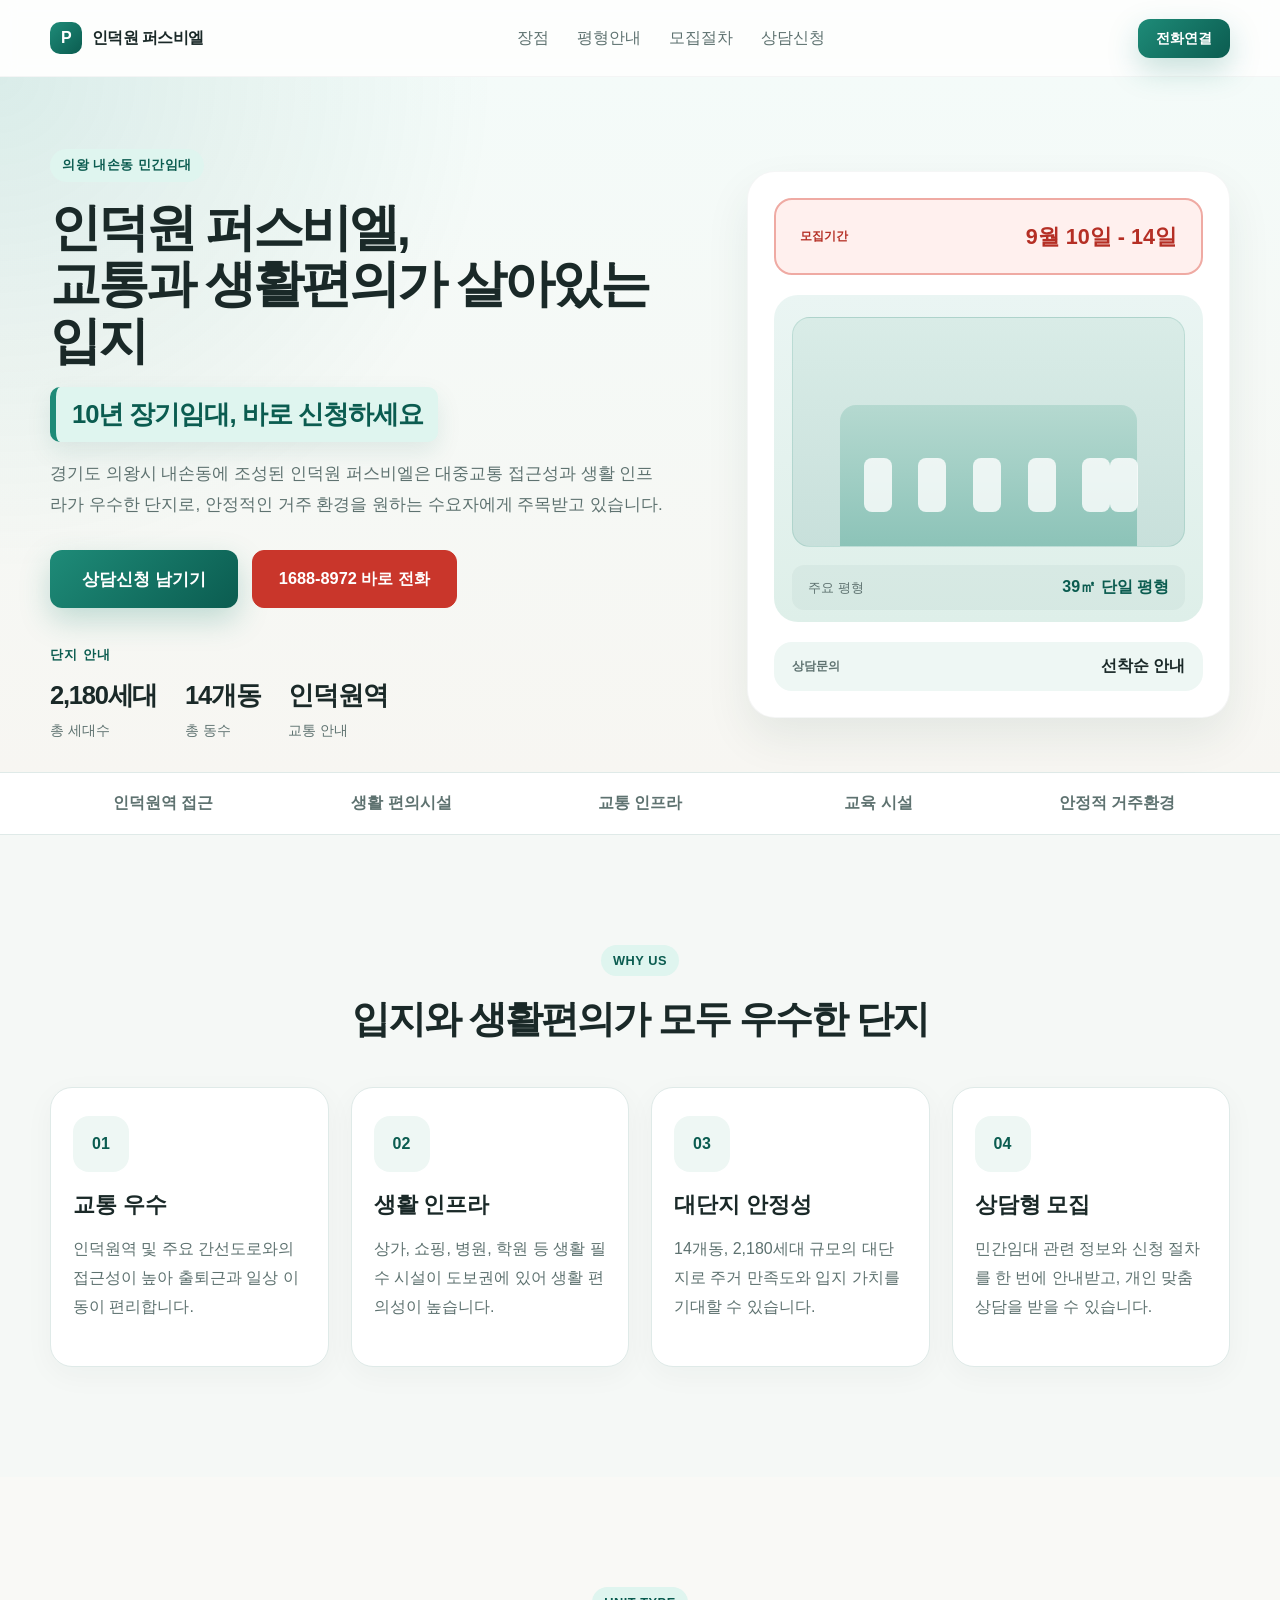
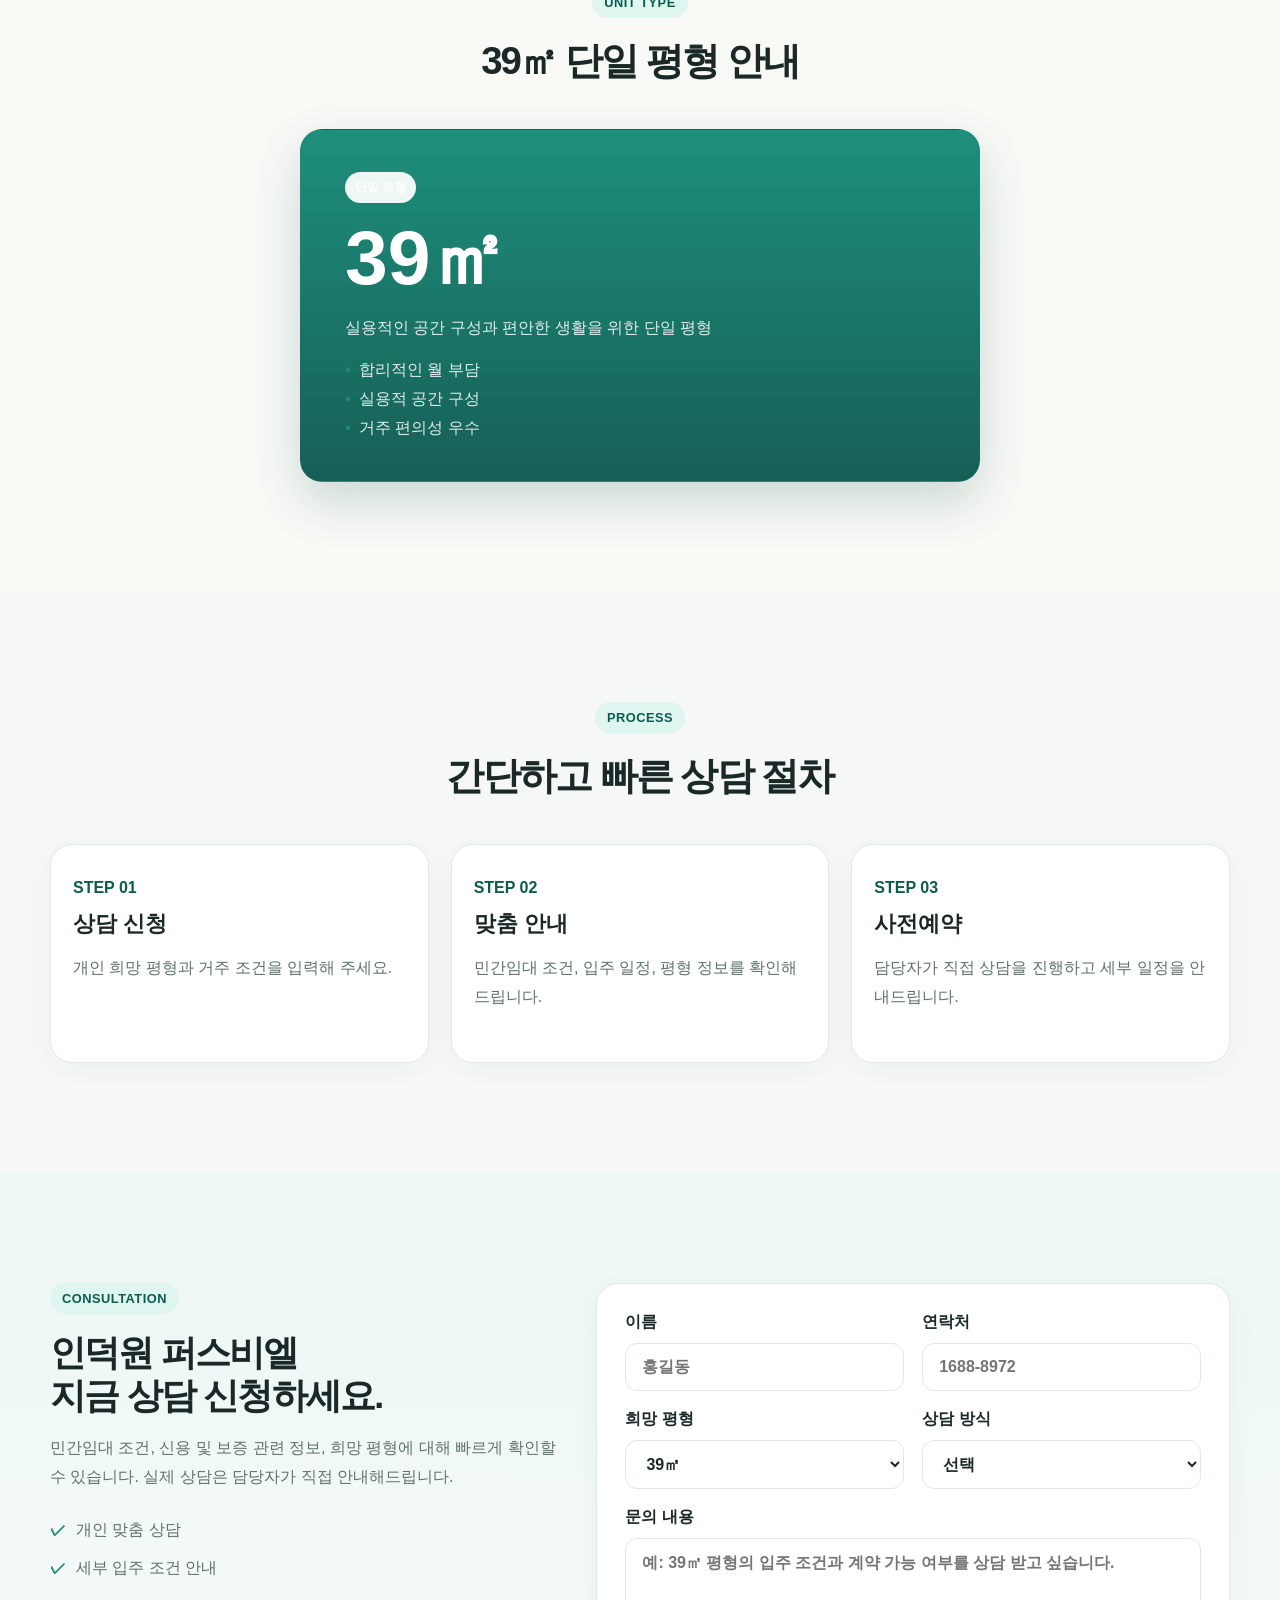
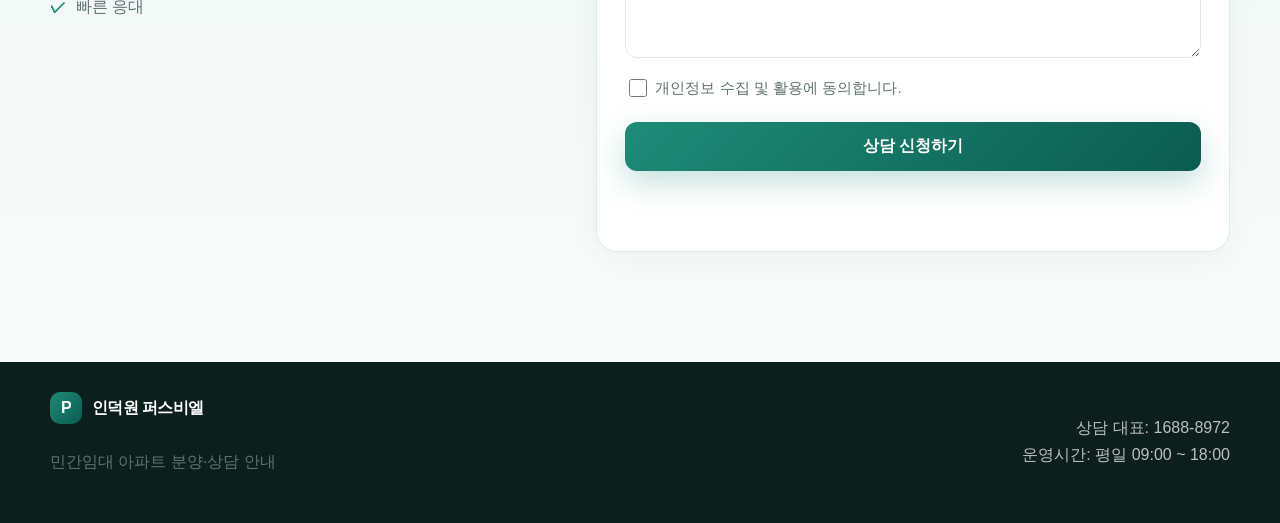
<file: index.html>
<!DOCTYPE html>
<html lang="ko">
  <head>
    <meta charset="UTF-8" />
    <meta name="viewport" content="width=device-width, initial-scale=1.0" />
    <meta http-equiv="refresh" content="0; url=./퍼스비엘/" />
    <title>인덕원 퍼스비엘</title>
  </head>
  <body>
    <p><a href="./퍼스비엘/">인덕원 퍼스비엘 랜딩페이지 열기</a></p>
  </body>
</html>
</file>
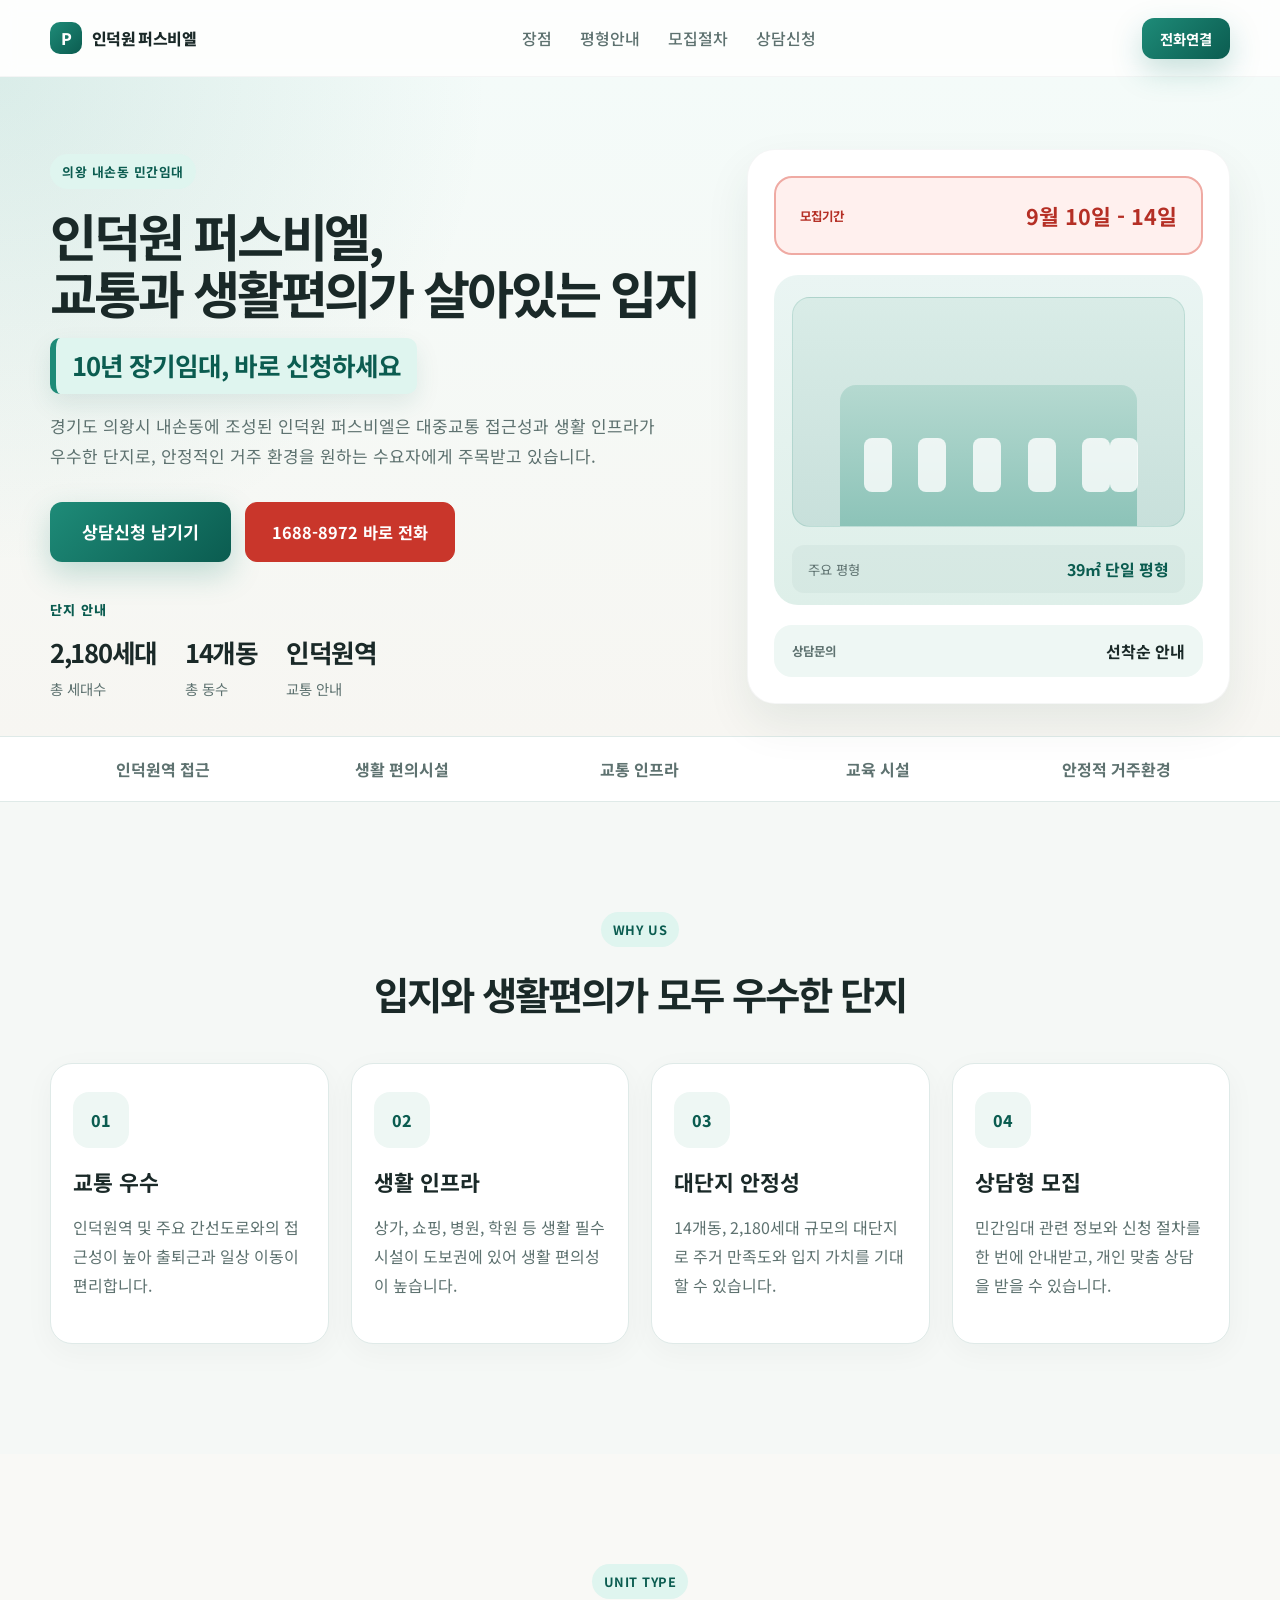
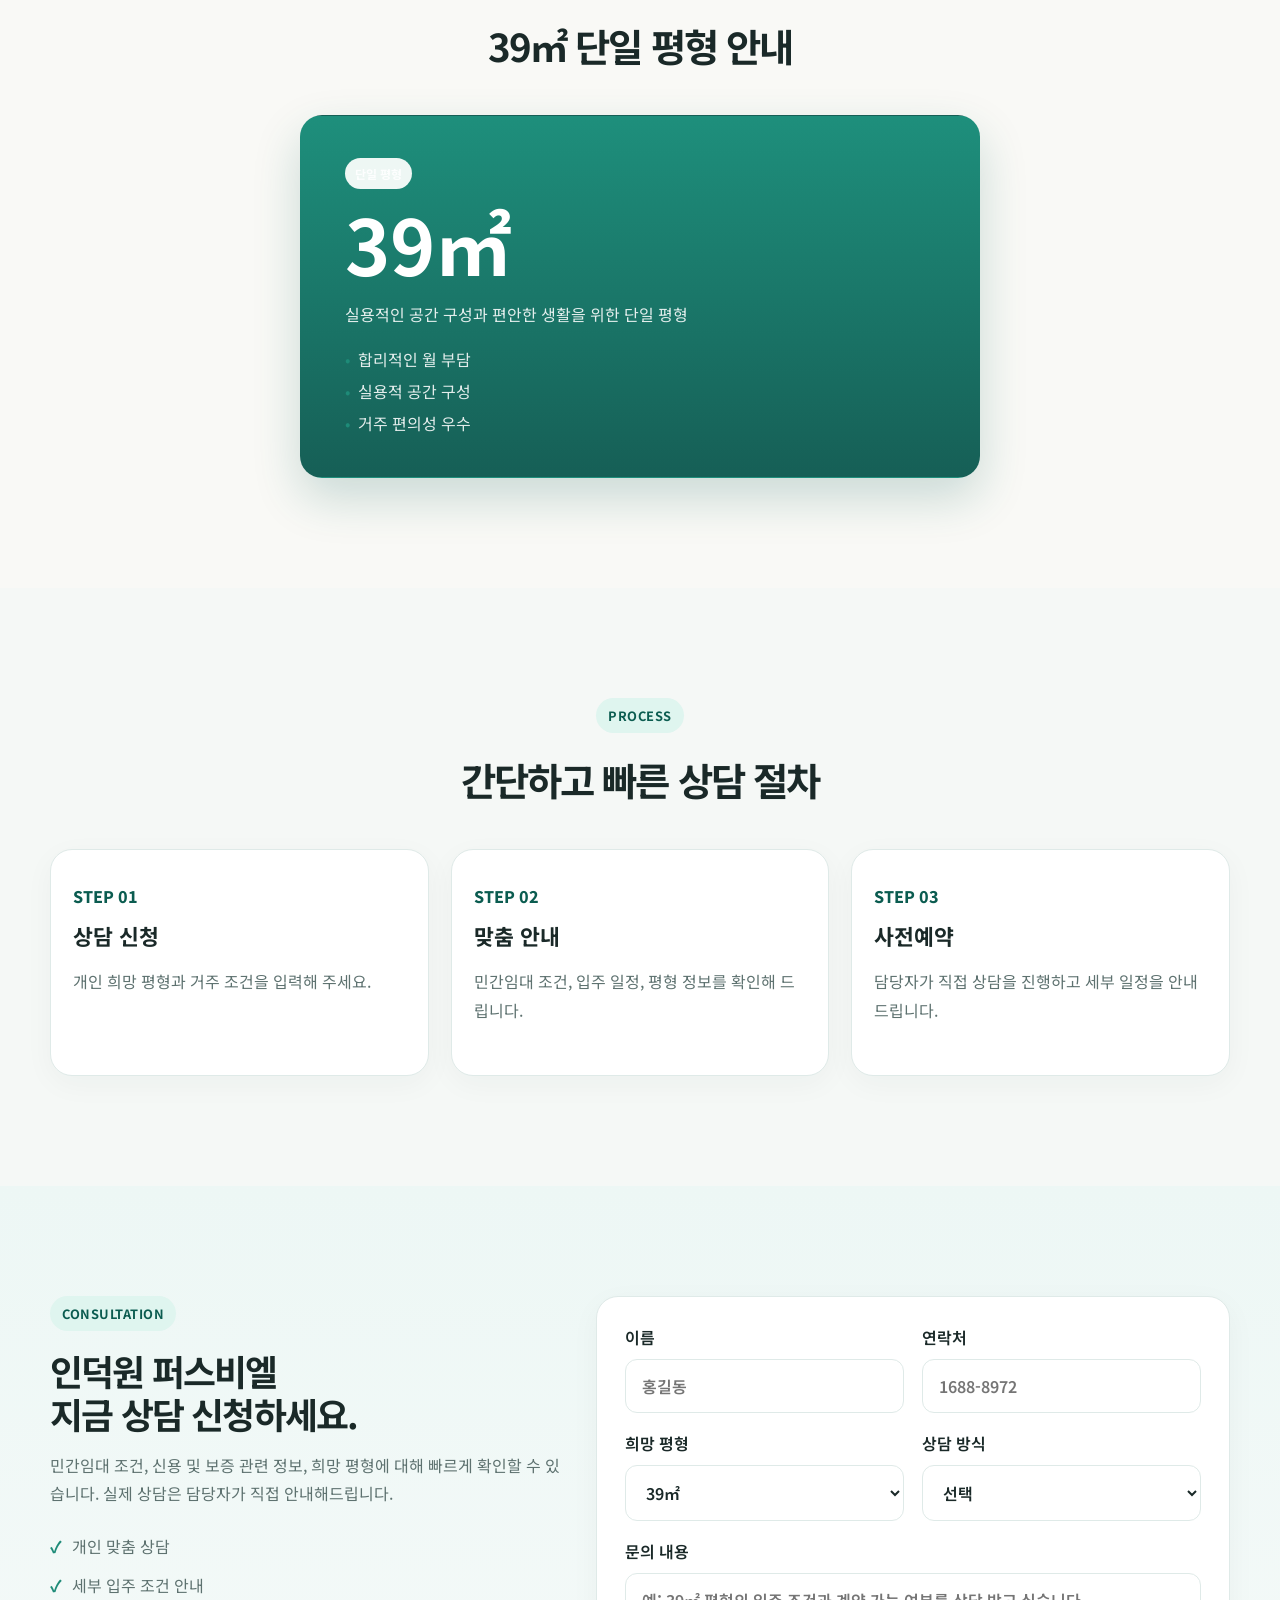
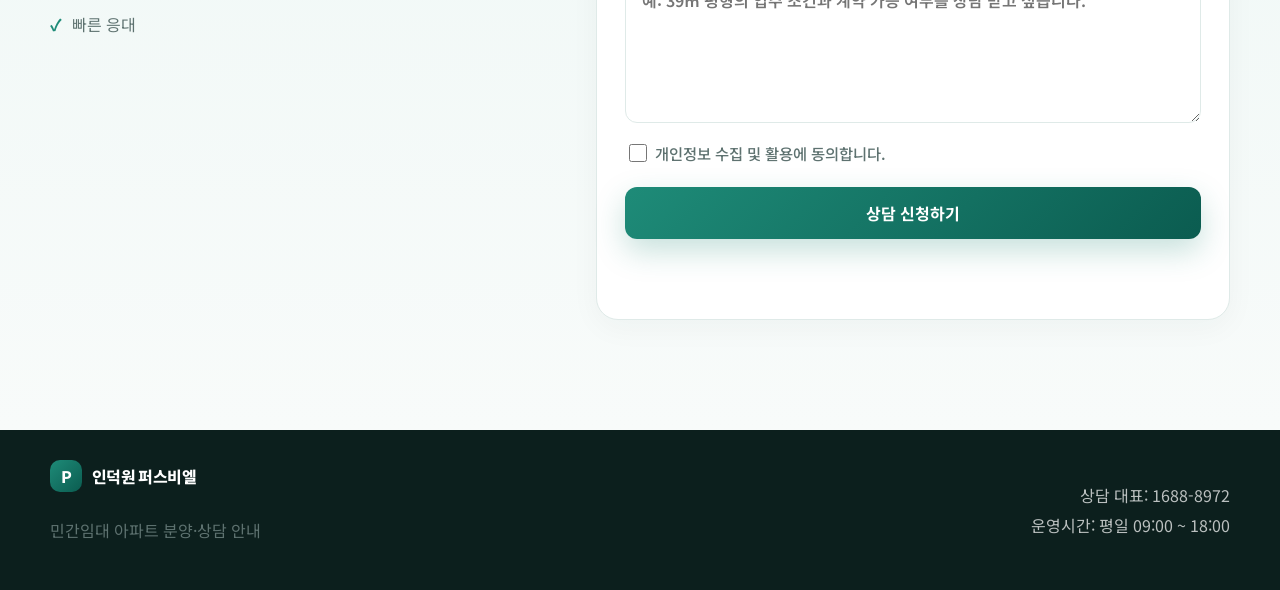
<file: 퍼스비엘/index.html>
<!DOCTYPE html>
<html lang="ko">
  <head>
    <meta charset="UTF-8" />
    <meta name="viewport" content="width=device-width, initial-scale=1.0" />
    <title>인덕원 퍼스비엘 민간임대 | 분양상담</title>
    <meta name="description" content="인덕원 퍼스비엘 민간임대 아파트 안내 및 상담 신청 페이지입니다. 안양·의왕 임대아파트와 바로 입주 가능한 아파트 정보를 확인하세요." />
    <meta name="keywords" content="인덕원퍼스비엘, 안양임대아파트, 의왕임대아파트, 안양바로입주가능한아파트, 바로입주가능한아파트" />
    <meta name="robots" content="index, follow" />
    <meta name="theme-color" content="#0b5c50" />
    <link rel="canonical" href="https://lakchoi.github.io/firsbiel/퍼스비엘/" />
    <meta property="og:locale" content="ko_KR" />
    <meta property="og:type" content="website" />
    <meta property="og:title" content="인덕원 퍼스비엘 민간임대 | 분양상담" />
    <meta property="og:description" content="인덕원 퍼스비엘 단지 안내와 39㎡ 단일 평형 상담 신청을 확인하세요." />
    <meta property="og:url" content="https://lakchoi.github.io/firsbiel/퍼스비엘/" />
    <meta property="og:site_name" content="인덕원 퍼스비엘" />
    <meta name="twitter:card" content="summary" />
    <meta name="twitter:title" content="인덕원 퍼스비엘 민간임대" />
    <meta name="twitter:description" content="인덕원 퍼스비엘 단지 안내 및 39㎡ 상담 신청" />
    <link rel="preconnect" href="https://fonts.googleapis.com" />
    <link rel="preconnect" href="https://fonts.gstatic.com" crossorigin />
    <link href="https://fonts.googleapis.com/css2?family=Noto+Sans+KR:wght@400;500;700;800;900&display=swap" rel="stylesheet" />
    <link rel="stylesheet" href="styles.css?v=20260908-2" />
    <script type="application/ld+json">
      {
        "@context": "https://schema.org",
        "@type": "ApartmentComplex",
        "name": "인덕원 퍼스비엘",
        "description": "경기도 의왕시 내손동 인덕원 퍼스비엘 민간임대 아파트 안내 및 상담 페이지",
        "url": "https://lakchoi.github.io/firsbiel/퍼스비엘/",
        "telephone": "1688-8972",
        "address": {
          "@type": "PostalAddress",
          "addressLocality": "의왕시",
          "addressRegion": "경기도",
          "addressCountry": "KR"
        }
      }
    </script>
  </head>
  <body>
    <header class="topbar">
      <div class="container navwrap">
        <div class="brand">
          <span class="brand-mark">P</span>
          <span>인덕원 퍼스비엘</span>
        </div>
        <nav class="nav">
          <a href="#benefits">장점</a>
          <a href="#types">평형안내</a>
          <a href="#process">모집절차</a>
          <a href="#inquiry">상담신청</a>
        </nav>
        <a href="tel:1688-8972" class="btn btn-primary small">전화연결</a>
      </div>
    </header>

    <main>
      <section class="hero">
        <div class="container hero-inner">
          <div class="hero-copy">
            <span class="badge">의왕 내손동 민간임대</span>
            <h1>인덕원 퍼스비엘,<br />교통과 생활편의가 살아있는 입지<br /><span class="hero-cta-line">10년 장기임대, 바로 신청하세요</span></h1>
            <p>
              경기도 의왕시 내손동에 조성된 인덕원 퍼스비엘은 대중교통 접근성과 생활 인프라가 우수한
              단지로, 안정적인 거주 환경을 원하는 수요자에게 주목받고 있습니다.
            </p>
            <div class="hero-actions">
              <a href="#inquiry" class="btn btn-primary btn-consult">상담신청 남기기</a>
              <a href="tel:1688-8972" class="btn btn-secondary btn-call">1688-8972 바로 전화</a>
            </div>
            <div class="stats-heading">단지 안내</div>
            <ul class="hero-stats">
              <li><strong>2,180세대</strong><span>총 세대수</span></li>
              <li><strong>14개동</strong><span>총 동수</span></li>
              <li><strong>인덕원역</strong><span>교통 안내</span></li>
            </ul>
          </div>

          <div class="hero-card">
            <div class="mini-card top recruitment-card">
              <span>모집기간</span>
              <strong>9월 10일 - 14일</strong>
            </div>
            <div class="apartment-visual" aria-label="아파트 이미지">
              <div class="building">
                <span class="window w1"></span>
                <span class="window w2"></span>
                <span class="window w3"></span>
                <span class="window w4"></span>
                <span class="window w5"></span>
                <span class="window w6"></span>
              </div>
              <div class="label-box">
                <small>주요 평형</small>
                <strong>39㎡ 단일 평형</strong>
              </div>
            </div>
            <div class="mini-card bottom">
              <span>상담문의</span>
              <strong>선착순 안내</strong>
            </div>
          </div>
        </div>
      </section>

      <section class="logo-strip">
        <div class="container strip-inner">
          <span>인덕원역 접근</span>
          <span>생활 편의시설</span>
          <span>교통 인프라</span>
          <span>교육 시설</span>
          <span>안정적 거주환경</span>
        </div>
      </section>

      <section id="benefits" class="section">
        <div class="container">
          <div class="section-header">
            <span class="eyebrow">WHY US</span>
            <h2>입지와 생활편의가 모두 우수한 단지</h2>
          </div>

          <div class="feature-grid">
            <article class="feature-card">
              <div class="icon">01</div>
              <h3>교통 우수</h3>
              <p>인덕원역 및 주요 간선도로와의 접근성이 높아 출퇴근과 일상 이동이 편리합니다.</p>
            </article>
            <article class="feature-card">
              <div class="icon">02</div>
              <h3>생활 인프라</h3>
              <p>상가, 쇼핑, 병원, 학원 등 생활 필수 시설이 도보권에 있어 생활 편의성이 높습니다.</p>
            </article>
            <article class="feature-card">
              <div class="icon">03</div>
              <h3>대단지 안정성</h3>
              <p>14개동, 2,180세대 규모의 대단지로 주거 만족도와 입지 가치를 기대할 수 있습니다.</p>
            </article>
            <article class="feature-card">
              <div class="icon">04</div>
              <h3>상담형 모집</h3>
              <p>민간임대 관련 정보와 신청 절차를 한 번에 안내받고, 개인 맞춤 상담을 받을 수 있습니다.</p>
            </article>
          </div>
        </div>
      </section>

      <section id="types" class="section alt">
        <div class="container">
          <div class="section-header">
            <span class="eyebrow">UNIT TYPE</span>
            <h2>39㎡ 단일 평형 안내</h2>
          </div>

          <div class="unit-grid">
            <article class="unit-card featured">
              <div class="unit-tag">단일 평형</div>
              <h3>39㎡</h3>
              <p>실용적인 공간 구성과 편안한 생활을 위한 단일 평형</p>
              <ul>
                <li>합리적인 월 부담</li>
                <li>실용적 공간 구성</li>
                <li>거주 편의성 우수</li>
              </ul>
            </article>
          </div>
        </div>
      </section>

      <section id="process" class="section process">
        <div class="container">
          <div class="section-header">
            <span class="eyebrow">PROCESS</span>
            <h2>간단하고 빠른 상담 절차</h2>
          </div>

          <div class="process-grid">
            <div class="process-item">
              <span>STEP 01</span>
              <h3>상담 신청</h3>
              <p>개인 희망 평형과 거주 조건을 입력해 주세요.</p>
            </div>
            <div class="process-item">
              <span>STEP 02</span>
              <h3>맞춤 안내</h3>
              <p>민간임대 조건, 입주 일정, 평형 정보를 확인해 드립니다.</p>
            </div>
            <div class="process-item">
              <span>STEP 03</span>
              <h3>사전예약</h3>
              <p>담당자가 직접 상담을 진행하고 세부 일정을 안내드립니다.</p>
            </div>
          </div>
        </div>
      </section>

      <section id="inquiry" class="section form-section">
        <div class="container inquiry-layout">
          <div class="form-copy">
            <span class="eyebrow">CONSULTATION</span>
            <h2>인덕원 퍼스비엘<br />지금 상담 신청하세요.</h2>
            <p>
              민간임대 조건, 신용 및 보증 관련 정보, 희망 평형에 대해 빠르게 확인할 수 있습니다.
              실제 상담은 담당자가 직접 안내해드립니다.
            </p>
            <ul class="check-list">
              <li>개인 맞춤 상담</li>
              <li>세부 입주 조건 안내</li>
              <li>빠른 응대</li>
            </ul>
          </div>

          <form class="inquiry-form" id="consultForm">
            <div class="field-row two-col">
              <label>
                <span>이름</span>
                <input type="text" name="name" placeholder="홍길동" required />
              </label>
              <label>
                <span>연락처</span>
                <input type="tel" name="phone" placeholder="1688-8972" required />
              </label>
            </div>

            <div class="field-row two-col">
              <label>
                <span>희망 평형</span>
                <select name="unit">
                  <option value="39㎡" selected>39㎡</option>
                </select>
              </label>
              <label>
                <span>상담 방식</span>
                <select name="inquiryType">
                  <option value="">선택</option>
                  <option>전화 상담</option>
                  <option>문자 상담</option>
                  <option>사전예약</option>
                  <option>기타</option>
                </select>
              </label>
            </div>

            <label>
              <span>문의 내용</span>
                  <textarea name="message" rows="5" placeholder="예: 39㎡ 평형의 입주 조건과 계약 가능 여부를 상담 받고 싶습니다."></textarea>
            </label>

            <label class="checkbox-item">
              <input type="checkbox" required />
              <span>개인정보 수집 및 활용에 동의합니다.</span>
            </label>

            <button type="submit" class="btn btn-primary submit-btn">상담 신청하기</button>
            <p class="form-result" id="formResult" aria-live="polite"></p>
          </form>
        </div>
      </section>
    </main>

    <footer class="footer">
      <div class="container footer-inner">
        <div>
          <div class="brand footer-brand">
            <span class="brand-mark">P</span>
            <span>인덕원 퍼스비엘</span>
          </div>
          <p>민간임대 아파트 분양·상담 안내</p>
        </div>
        <div class="footer-info">
          <span>상담 대표: 1688-8972</span>
          <span>운영시간: 평일 09:00 ~ 18:00</span>
        </div>
      </div>
    </footer>

    <script src="script.js"></script>
  </body>
</html>
</file>
<file: 퍼스비엘/styles.css>
:root {
  --bg: #f5f8f6;
  --surface: #ffffff;
  --surface-soft: #eef7f4;
  --primary: #1e8b78;
  --primary-dark: #0b5c50;
  --accent: #dff5ef;
  --text: #1a2928;
  --muted: #5e7270;
  --line: #dfeae8;
  --shadow: 0 20px 45px rgba(17, 62, 56, 0.08);
}

* {
  box-sizing: border-box;
}

html { scroll-behavior: smooth; }

body {
  margin: 0;
  font-family: "Noto Sans KR", sans-serif;
  background: var(--bg);
  color: var(--text);
  overflow-x: hidden;
}

a { color: inherit; text-decoration: none; }

button, input, select, textarea { font: inherit; }

.container {
  width: min(1180px, calc(100% - 32px));
  margin: 0 auto;
}

.topbar {
  position: sticky;
  top: 0;
  z-index: 20;
  background: rgba(255,255,255,0.8);
  backdrop-filter: blur(8px);
  border-bottom: 1px solid rgba(28, 42, 42, 0.04);
}

.navwrap {
  display: flex;
  align-items: center;
  justify-content: space-between;
  min-height: 76px;
}

.brand {
  display: inline-flex;
  align-items: center;
  gap: 10px;
  font-weight: 800;
  letter-spacing: -0.04em;
}

.brand-mark {
  display: inline-flex;
  align-items: center;
  justify-content: center;
  width: 32px;
  height: 32px;
  background: linear-gradient(135deg, var(--primary), var(--primary-dark));
  color: white;
  border-radius: 10px;
  font-size: 1rem;
}

.nav {
  display: flex;
  gap: 28px;
  color: var(--muted);
  font-weight: 500;
}

.nav a:hover { color: var(--primary-dark); }

.btn {
  display: inline-flex;
  align-items: center;
  justify-content: center;
  padding: 14px 24px;
  border-radius: 12px;
  border: none;
  font-weight: 700;
  transition: all 0.2s ease;
  cursor: pointer;
}

.btn:hover { transform: translateY(-1px); }
.btn.small { padding: 10px 18px; font-size: 0.9rem; }
.btn-consult { min-height: 58px; padding: 17px 32px; font-size: 1.08rem; }
.btn-call {
  min-height: 58px;
  padding: 17px 26px;
  font-size: 1.02rem;
  background: #c9362b;
  border-color: #c9362b;
  color: white;
}

.btn-primary {
  background: linear-gradient(135deg, var(--primary), var(--primary-dark));
  color: white;
  box-shadow: 0 12px 30px rgba(31, 135, 117, 0.25);
}

.btn-secondary {
  background: white;
  color: var(--text);
  border: 1px solid var(--line);
}

.btn-secondary.btn-call {
  background: #c9362b;
  border-color: #c9362b;
  color: white;
  box-shadow: none;
}

.hero {
  padding: 72px 0 32px;
  background: radial-gradient(circle at top left, rgba(31, 135, 117, 0.12), transparent 34%), linear-gradient(180deg, #f4fbf9 0%, #f7f6f2 100%);
}

.hero-inner {
  display: grid;
  grid-template-columns: 1.15fr 0.85fr;
  gap: 44px;
  align-items: center;
}

.badge, .eyebrow {
  display: inline-block;
  padding: 8px 12px;
  border-radius: 999px;
  background: var(--accent);
  color: var(--primary-dark);
  font-size: 0.8rem;
  font-weight: 700;
  letter-spacing: 0.04em;
}

.hero-copy h1 {
  font-size: clamp(2.5rem, 4vw, 4.5rem);
  line-height: 1.1;
  letter-spacing: -0.06em;
  margin: 18px 0 16px;
}

.hero-cta-line {
  display: inline-block;
  margin-top: 18px;
  padding: 10px 16px 11px;
  border-left: 6px solid var(--primary);
  border-radius: 10px;
  background: var(--accent);
  color: var(--primary-dark);
  font-size: clamp(1.2rem, 2vw, 1.85rem);
  line-height: 1.35;
  letter-spacing: -0.04em;
  box-shadow: 0 10px 24px rgba(17, 95, 86, 0.1);
}

.hero-copy p {
  color: var(--muted);
  font-size: 1.06rem;
  line-height: 1.8;
  max-width: 620px;
}

.hero-actions {
  display: flex;
  gap: 14px;
  margin-top: 30px;
  flex-wrap: wrap;
}

.stats-heading {
  margin-top: 38px;
  color: var(--primary-dark);
  font-size: 0.82rem;
  font-weight: 800;
  letter-spacing: 0.08em;
}

.hero-stats {
  list-style: none;
  padding: 0;
  margin: 14px 0 0;
  display: flex;
  gap: 28px;
  flex-wrap: wrap;
}

.hero-stats li {
  display: flex;
  flex-direction: column;
  gap: 8px;
}

.hero-stats strong {
  font-size: clamp(1.4rem, 2vw, 2rem);
  letter-spacing: -0.05em;
}

.hero-stats span { color: var(--muted); font-size: 0.9rem; }

.hero-card {
  background: white;
  border: 1px solid rgba(20, 28, 29, 0.04);
  border-radius: 28px;
  box-shadow: var(--shadow);
  padding: 26px;
}

.mini-card {
  display: flex;
  justify-content: space-between;
  align-items: center;
  gap: 16px;
  padding: 14px 18px;
  background: var(--surface-soft);
  border-radius: 18px;
  font-weight: 700;
}

.mini-card span { color: var(--muted); font-size: 0.78rem; }

.recruitment-card {
  padding: 22px 24px;
  background: #fff0ee;
  border: 2px solid #efaaa3;
}

.recruitment-card span,
.recruitment-card strong { color: #b52f25; }
.recruitment-card strong { font-size: 1.35rem; }

.apartment-visual {
  margin: 20px 0;
  background: linear-gradient(180deg, #eaf5f3 0%, #deefe9 100%);
  border-radius: 24px;
  padding: 22px 18px 12px;
}

.building {
  position: relative;
  height: 230px;
  border-radius: 18px;
  background: linear-gradient(180deg, #d9ece7 0%, #c8e0db 100%);
  overflow: hidden;
  border: 1px solid rgba(31, 135, 117, 0.15);
}

.building::before {
  content: "";
  position: absolute;
  left: 12%;
  right: 12%;
  bottom: 0;
  height: 62%;
  background: linear-gradient(180deg, #b5d9d0 0%, #8cc3b8 100%);
  border-radius: 16px 16px 0 0;
}

.window {
  position: absolute;
  width: 28px;
  height: 54px;
  background: rgba(255, 255, 255, 0.8);
  border-radius: 8px;
  bottom: 34px;
}

.w1 { left: 18%; } .w2 { left: 32%; } .w3 { left: 46%; } .w4 { left: 60%; } .w5 { left: 74%; } .w6 { left: 81%; }

.label-box {
  display: flex;
  justify-content: space-between;
  align-items: center;
  gap: 16px;
  margin-top: 18px;
  background: rgba(17, 62, 56, 0.04);
  padding: 12px 16px;
  border-radius: 12px;
}

.label-box small { color: var(--muted); }
.label-box strong { color: var(--primary-dark); }

.logo-strip {
  background: white;
  border-top: 1px solid var(--line);
  border-bottom: 1px solid var(--line);
}

.strip-inner {
  display: grid;
  grid-template-columns: repeat(5, minmax(0, 1fr));
  gap: 12px;
  padding: 20px 0;
  text-align: center;
  color: var(--muted);
  font-weight: 700;
}

.section { padding: 110px 0; }
.alt { background: #f9f9f6; }

.section-header { text-align: center; margin-bottom: 42px; }
.section-header h2 {
  font-size: clamp(2rem, 3vw, 3rem);
  letter-spacing: -0.05em;
  margin: 18px 0 0;
}

.feature-grid {
  display: grid;
  grid-template-columns: repeat(4, minmax(0, 1fr));
  gap: 22px;
}

.feature-card, .unit-card, .process-item, .inquiry-form {
  background: white;
  border: 1px solid var(--line);
  border-radius: 22px;
  box-shadow: 0 8px 30px rgba(17, 62, 56, 0.04);
}

.feature-card { padding: 28px 22px; }
.icon {
  display: inline-flex;
  width: 56px;
  height: 56px;
  align-items: center;
  justify-content: center;
  border-radius: 16px;
  background: var(--surface-soft);
  color: var(--primary-dark);
  font-weight: 800;
  margin-bottom: 18px;
}

.feature-card h3, .unit-card h3, .process-item h3 { margin: 0 0 12px; font-size: 1.35rem; }
.feature-card p, .unit-card p, .process-item p, .form-copy p, .footer p, .check-list { color: var(--muted); line-height: 1.8; }

.unit-grid { display: grid; grid-template-columns: minmax(0, 680px); justify-content: center; }
.unit-card { padding: 42px 44px; }
.unit-card.featured {
  background: linear-gradient(180deg, #1e8f7c 0%, #165f56 100%);
  border-color: transparent;
  color: white;
  box-shadow: 0 20px 48px rgba(17, 95, 86, 0.2);
}
.unit-card.featured h3 {
  font-size: clamp(2.8rem, 6vw, 4.8rem);
  line-height: 1;
  margin-bottom: 18px;
}
.unit-card.featured p, .unit-card.featured li, .unit-card.featured .unit-tag { color: rgba(255,255,255,0.88); }
.unit-tag {
  display: inline-flex;
  padding: 7px 10px;
  border-radius: 999px;
  background: var(--surface-soft);
  color: var(--primary-dark);
  font-size: 0.75rem;
  font-weight: 700;
  margin-bottom: 16px;
}
.unit-card ul {
  list-style: none;
  padding: 0;
  margin: 18px 0 0;
  display: grid;
  gap: 8px;
  color: var(--muted);
}
.unit-card li::before { content: "•"; margin-right: 8px; color: var(--primary); }

.process-grid { display: grid; grid-template-columns: repeat(3, minmax(0, 1fr)); gap: 22px; }
.process-item { padding: 34px 22px; }
.process-item span { display: inline-block; margin-bottom: 12px; color: var(--primary-dark); font-weight: 800; }

.form-section { background: linear-gradient(180deg, #edf7f5 0%, #f8fbfa 100%); }
.inquiry-layout {
  display: grid;
  grid-template-columns: 0.9fr 1.1fr;
  gap: 28px;
  align-items: start;
}
.form-copy h2 {
  font-size: clamp(2rem, 2.8vw, 3rem);
  line-height: 1.2;
  letter-spacing: -0.05em;
  margin: 18px 0 16px;
}

.check-list {
  list-style: none;
  padding: 0;
  margin-top: 24px;
  display: grid;
  gap: 10px;
}
.check-list li::before { content: "✓"; color: var(--primary); font-weight: 800; margin-right: 10px; }

.inquiry-form { padding: 28px; }
.field-row { display: grid; gap: 18px; }
.two-col { grid-template-columns: repeat(2, minmax(0, 1fr)); }
label {
  display: grid;
  gap: 10px;
  color: var(--text);
  font-weight: 600;
  margin-bottom: 18px;
  min-width: 0;
}
input, select, textarea {
  width: 100%;
  border: 1px solid var(--line);
  background: white;
  border-radius: 12px;
  padding: 14px 16px;
  color: var(--text);
  transition: border-color 0.2s ease, box-shadow 0.2s ease;
}
input:focus, select:focus, textarea:focus {
  outline: none;
  border-color: rgba(31, 135, 117, 0.65);
  box-shadow: 0 0 0 4px rgba(31, 135, 117, 0.08);
}
.checkbox-item {
  display: grid;
  grid-template-columns: 20px 1fr;
  align-items: center;
  margin: 10px 0 22px;
  font-size: 0.96rem;
  font-weight: 500;
  color: var(--muted);
}
.checkbox-item input { width: 18px; height: 18px; }
.submit-btn { width: 100%; }
.form-result {
  min-height: 22px;
  margin-top: 14px;
  font-weight: 700;
  color: var(--primary-dark);
}

.footer {
  background: #0c1f1d;
  color: rgba(255,255,255,0.8);
  padding: 30px 0;
}
.footer-inner {
  display: flex;
  align-items: center;
  justify-content: space-between;
  gap: 20px;
}
.footer-brand { color: white; margin-bottom: 8px; }
.footer-info {
  display: flex;
  flex-direction: column;
  gap: 6px;
  text-align: right;
  color: rgba(255,255,255,0.72);
}

@media (max-width: 960px) {
  .hero-inner, .inquiry-layout { grid-template-columns: 1fr; }
  .feature-grid, .unit-grid, .process-grid, .strip-inner { grid-template-columns: 1fr 1fr; }
  .nav { display: none; }
}

@media (max-width: 640px) {
  .container { width: min(100% - 24px, 520px); }
  .section { padding: 80px 0; }
  .hero { padding-top: 52px; }
  .hero-copy h1 { font-size: clamp(2.2rem, 11vw, 3.25rem); }
  .hero-copy p { font-size: 0.98rem; }
  .hero-actions, .two-col, .feature-grid, .unit-grid, .process-grid, .strip-inner { grid-template-columns: 1fr; display: grid; }
  .btn { width: 100%; }
  .hero-card { padding: 16px; border-radius: 22px; }
  .mini-card { flex-direction: column; align-items: flex-start; gap: 6px; }
  .hero-stats { display: grid; grid-template-columns: repeat(3, minmax(0, 1fr)); gap: 12px; }
  .hero-stats li { gap: 4px; }
  .hero-stats strong { font-size: 1.2rem; white-space: nowrap; }
  .hero-stats span { font-size: 0.76rem; }
  .unit-card { padding: 32px 26px; }
  .recruitment-card { padding: 24px 20px; }
  .recruitment-card strong { font-size: 1.55rem; }
  .inquiry-form { padding: 22px 18px; }
  .footer-inner { flex-direction: column; text-align: center; }
  .footer-info { text-align: center; }
}
</file>
